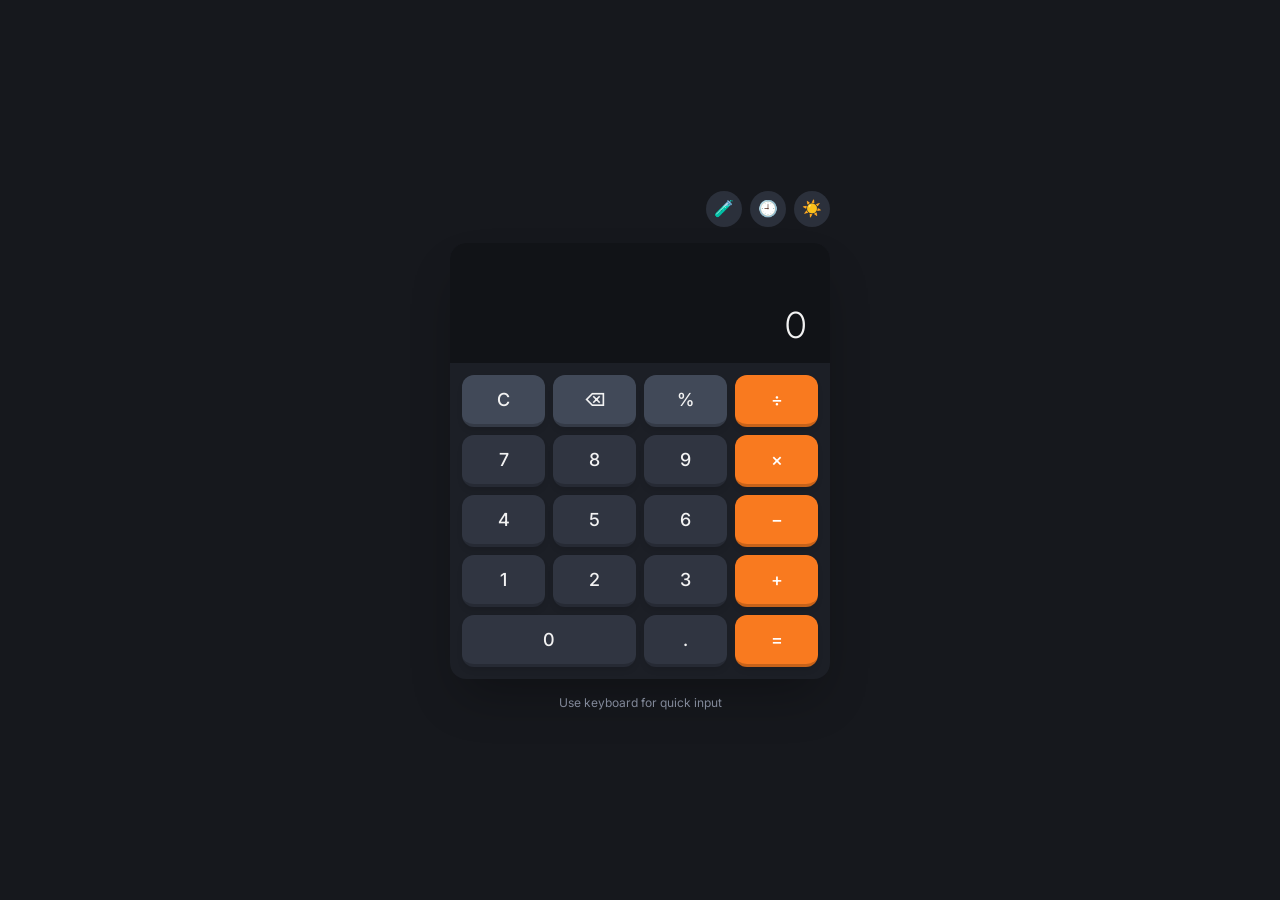
<file: Index.html>
<!DOCTYPE html>
<html lang="en">
<head>
  <meta charset="UTF-8" />
  <meta name="viewport" content="width=device-width, initial-scale=1.0" />
  <title>Scientific Calculator</title>
  <meta name="description" content="A modern scientific calculator with history, dark/light theme, and keyboard support." />
  <link rel="stylesheet" href="style.css" />
</head>
<body>
  <div class="calculator-wrapper" id="calcWrapper">
    <!-- Toolbar -->
    <div class="toolbar">
      <button id="btnScientific" aria-label="Toggle scientific mode">🧪</button>
      <button id="btnHistory" aria-label="Toggle history">🕘</button>
      <button id="btnTheme" aria-label="Toggle theme">☀️</button>
    </div>

    <!-- Calculator -->
    <div class="calc-body">
      <div class="calc-display">
        <div class="history-line" id="historyLine"></div>
        <div class="display-value" id="displayValue" style="font-size:2.25rem;">0</div>
      </div>

      <div id="mainContent">
        <div class="buttons-container">
          <!-- Scientific buttons (hidden by default) -->
          <div class="sci-grid" id="sciGrid" style="display:none;"></div>
          <!-- Standard buttons -->
          <div class="btn-grid" id="stdGrid"></div>
        </div>
      </div>

      <!-- History panel (hidden by default) -->
      <div class="history-panel" id="historyPanel" style="display:none;">
        <div class="header">
          <span>History</span>
          <button class="clear-btn" id="clearHistory">Clear all</button>
        </div>
        <div class="history-list" id="historyList">
          <div class="history-empty">No calculations yet</div>
        </div>
      </div>
    </div>

    <p class="footer">Use keyboard for quick input</p>
  </div>

  <script src="script.js"></script>
</body>
</html>
</file>
<file: style.css>
@import url('https://fonts.googleapis.com/css2?family=Inter:wght@300;400;500;600;700&display=swap');

* { margin: 0; padding: 0; box-sizing: border-box; }

:root {
  --background: hsl(220, 15%, 10%);
  --foreground: hsl(0, 0%, 95%);
  --card: hsl(220, 15%, 13%);
  --card-foreground: hsl(0, 0%, 95%);
  --primary: hsl(25, 95%, 55%);
  --primary-foreground: hsl(0, 0%, 100%);
  --secondary: hsl(220, 15%, 20%);
  --secondary-foreground: hsl(0, 0%, 85%);
  --muted-foreground: hsl(220, 10%, 55%);
  --accent: hsl(220, 15%, 25%);
  --border: hsl(220, 15%, 20%);
  --calc-number: hsl(220, 15%, 22%);
  --calc-number-hover: hsl(220, 15%, 28%);
  --calc-operator: hsl(25, 95%, 55%);
  --calc-operator-hover: hsl(25, 95%, 62%);
  --calc-function: hsl(220, 15%, 30%);
  --calc-function-hover: hsl(220, 15%, 38%);
  --calc-display: hsl(220, 15%, 8%);
  --calc-scientific: hsl(220, 15%, 18%);
  --calc-scientific-hover: hsl(220, 15%, 25%);
}

.light-theme {
  --background: hsl(220, 20%, 96%);
  --foreground: hsl(220, 15%, 15%);
  --card: hsl(0, 0%, 100%);
  --card-foreground: hsl(220, 15%, 15%);
  --secondary: hsl(220, 15%, 90%);
  --secondary-foreground: hsl(220, 15%, 25%);
  --muted-foreground: hsl(220, 10%, 45%);
  --accent: hsl(220, 15%, 88%);
  --border: hsl(220, 15%, 85%);
  --calc-number: hsl(220, 10%, 92%);
  --calc-number-hover: hsl(220, 10%, 85%);
  --calc-operator: hsl(25, 95%, 55%);
  --calc-operator-hover: hsl(25, 95%, 48%);
  --calc-function: hsl(220, 15%, 82%);
  --calc-function-hover: hsl(220, 15%, 75%);
  --calc-display: hsl(0, 0%, 100%);
  --calc-scientific: hsl(220, 15%, 86%);
  --calc-scientific-hover: hsl(220, 15%, 78%);
}

body {
  font-family: 'Inter', sans-serif;
  background: var(--background);
  color: var(--foreground);
  min-height: 100vh;
  display: flex;
  align-items: center;
  justify-content: center;
  padding: 1rem;
  transition: background 0.3s, color 0.3s;
}

.calculator-wrapper {
  width: 100%;
  max-width: 380px;
  transition: max-width 0.3s;
}
.calculator-wrapper.scientific { max-width: 440px; }

/* Toolbar */
.toolbar {
  display: flex;
  justify-content: flex-end;
  gap: 0.5rem;
  margin-bottom: 1rem;
}
.toolbar button {
  background: var(--secondary);
  color: var(--foreground);
  border: none;
  border-radius: 50%;
  width: 36px; height: 36px;
  cursor: pointer;
  display: flex; align-items: center; justify-content: center;
  transition: background 0.2s, transform 0.1s;
  font-size: 1rem;
}
.toolbar button:hover { background: var(--accent); }
.toolbar button:active { transform: scale(0.95); }
.toolbar button.active { background: var(--primary); color: var(--primary-foreground); }

/* Calculator body */
.calc-body {
  background: var(--card);
  border-radius: 1rem;
  overflow: hidden;
  box-shadow: 0 25px 50px -12px rgba(0,0,0,0.3);
}

/* Display */
.calc-display {
  background: var(--calc-display);
  padding: 2rem 1.5rem 1rem;
  min-height: 120px;
  display: flex;
  flex-direction: column;
  align-items: flex-end;
  justify-content: flex-end;
}
.calc-display .history-line {
  font-size: 0.875rem;
  color: var(--muted-foreground);
  height: 1.25rem;
  overflow: hidden;
  text-overflow: ellipsis;
  white-space: nowrap;
  width: 100%;
  text-align: right;
}
.calc-display .display-value {
  font-weight: 300;
  color: var(--foreground);
  width: 100%;
  text-align: right;
  overflow: hidden;
  text-overflow: ellipsis;
  white-space: nowrap;
  transition: font-size 0.15s;
}

/* Buttons grid */
.buttons-container { padding: 0.75rem; }
.btn-grid { display: grid; grid-template-columns: repeat(4, 1fr); gap: 0.5rem; }
.sci-grid { display: grid; grid-template-columns: repeat(4, 1fr); gap: 0.5rem; margin-bottom: 0.5rem; }

/* Button base */
.calc-btn {
  border: none;
  border-radius: 0.75rem;
  font-family: 'Inter', sans-serif;
  font-size: 1.125rem;
  font-weight: 500;
  cursor: pointer;
  padding: 0.875rem 0;
  transition: background 0.15s, transform 0.1s, box-shadow 0.1s;
  border-bottom: 3px solid rgba(0,0,0,0.2);
  box-shadow: 0 4px 6px -1px rgba(0,0,0,0.1);
  position: relative;
}
.calc-btn:active, .calc-btn.pressed {
  transform: translateY(3px);
  border-bottom-width: 0;
  box-shadow: none;
}
.calc-btn.wide { grid-column: span 2; }

/* Number */
.calc-btn.number { background: var(--calc-number); color: var(--foreground); }
.calc-btn.number:hover { background: var(--calc-number-hover); }

/* Operator */
.calc-btn.operator { background: var(--calc-operator); color: var(--primary-foreground); }
.calc-btn.operator:hover { background: var(--calc-operator-hover); }

/* Function */
.calc-btn.function { background: var(--calc-function); color: var(--foreground); }
.calc-btn.function:hover { background: var(--calc-function-hover); }

/* Scientific */
.calc-btn.scientific {
  background: var(--calc-scientific);
  color: var(--foreground);
  font-size: 0.8rem;
  padding: 0.625rem 0;
}
.calc-btn.scientific:hover { background: var(--calc-scientific-hover); }

/* History panel */
.history-panel {
  border-top: 1px solid var(--border);
  padding: 0.5rem 0;
  max-height: 320px;
  display: flex; flex-direction: column;
}
.history-panel .header {
  display: flex; justify-content: space-between; align-items: center;
  padding: 0.5rem 1rem;
}
.history-panel .header span { font-size: 0.875rem; font-weight: 600; }
.history-panel .clear-btn {
  background: none; border: none; color: var(--primary);
  cursor: pointer; font-size: 0.75rem; font-family: 'Inter', sans-serif;
}
.history-panel .clear-btn:hover { text-decoration: underline; }
.history-list {
  overflow-y: auto; flex: 1; padding: 0 0.5rem;
  max-height: 260px;
}
.history-list::-webkit-scrollbar { width: 4px; }
.history-list::-webkit-scrollbar-thumb { background: var(--border); border-radius: 2px; }
.history-entry {
  padding: 0.5rem 0.75rem;
  border-radius: 0.5rem;
  cursor: pointer;
  transition: background 0.15s;
  text-align: right;
}
.history-entry:hover { background: var(--accent); }
.history-entry .expr { font-size: 0.75rem; color: var(--muted-foreground); }
.history-entry .result { font-size: 1rem; font-weight: 500; }
.history-empty {
  text-align: center; padding: 2rem;
  color: var(--muted-foreground); font-size: 0.875rem;
}

.footer {
  text-align: center; margin-top: 1rem;
  font-size: 0.75rem; color: var(--muted-foreground);
}
</file>
